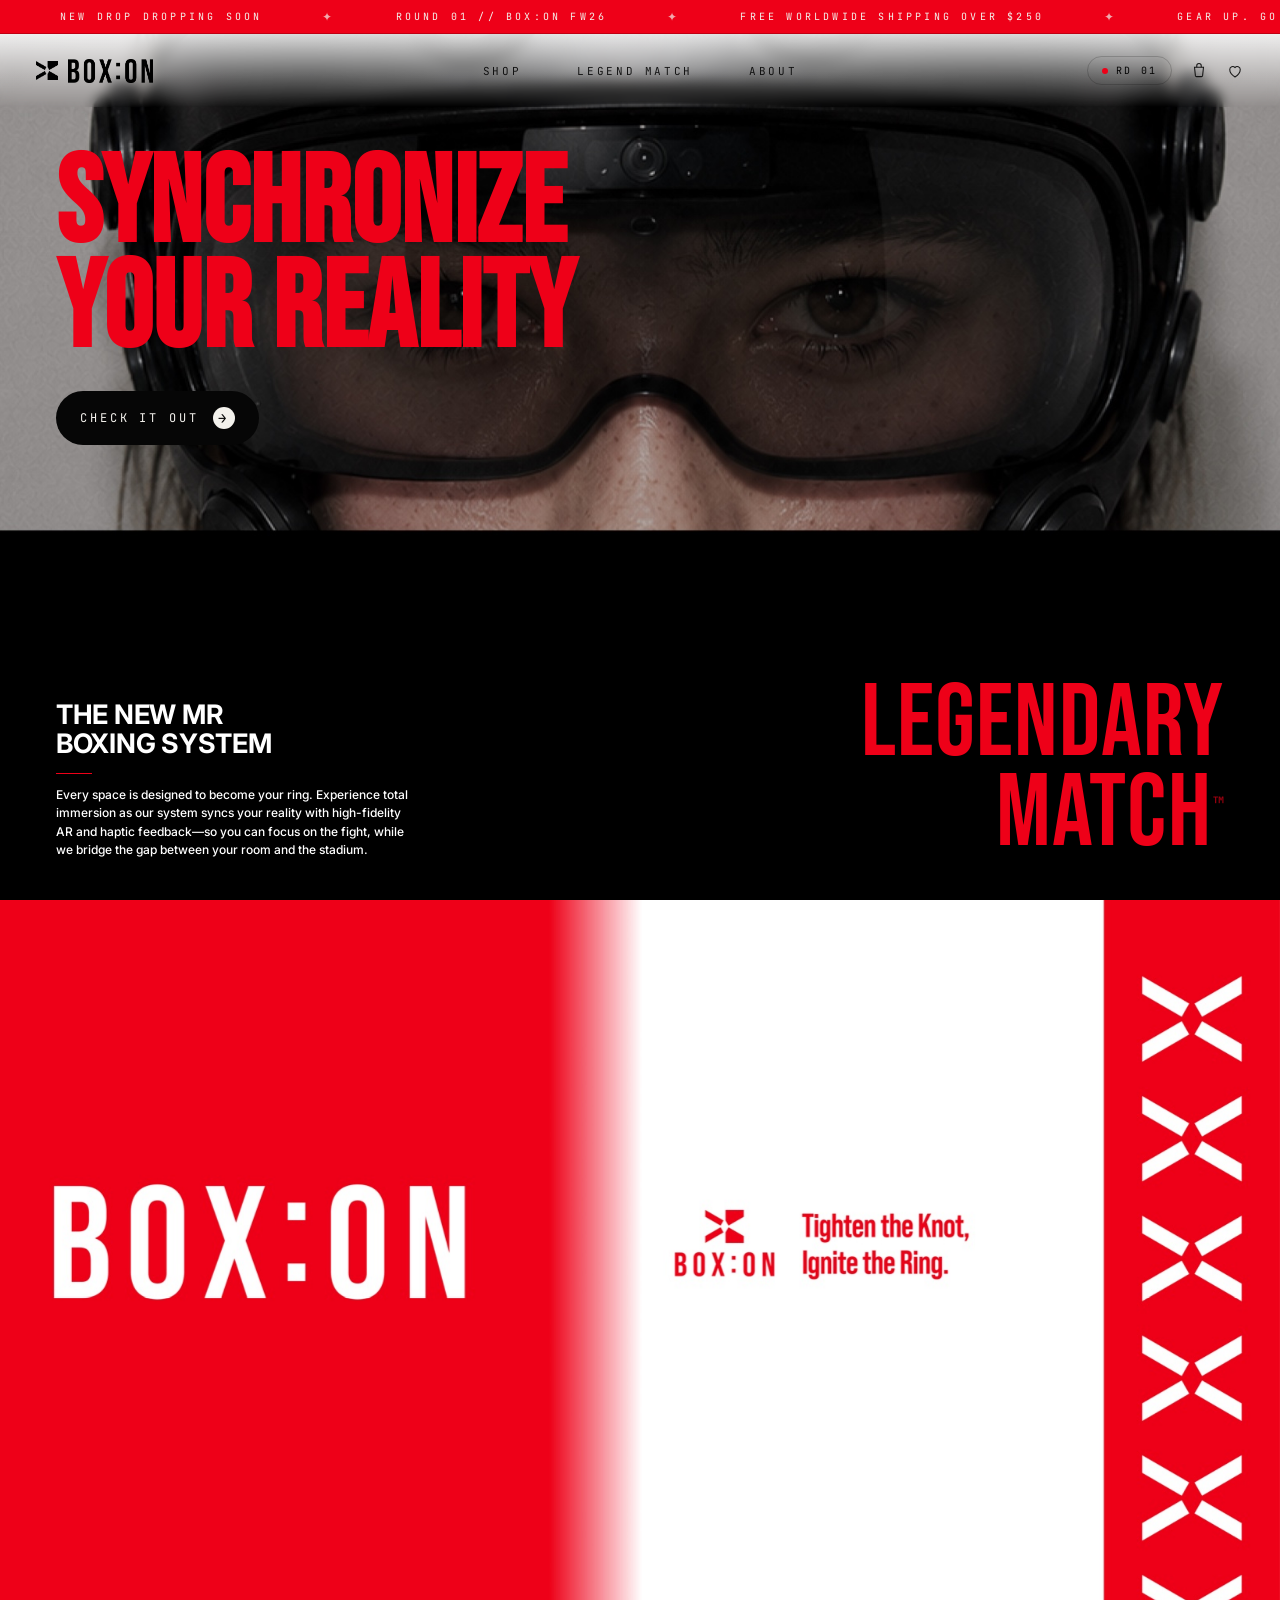
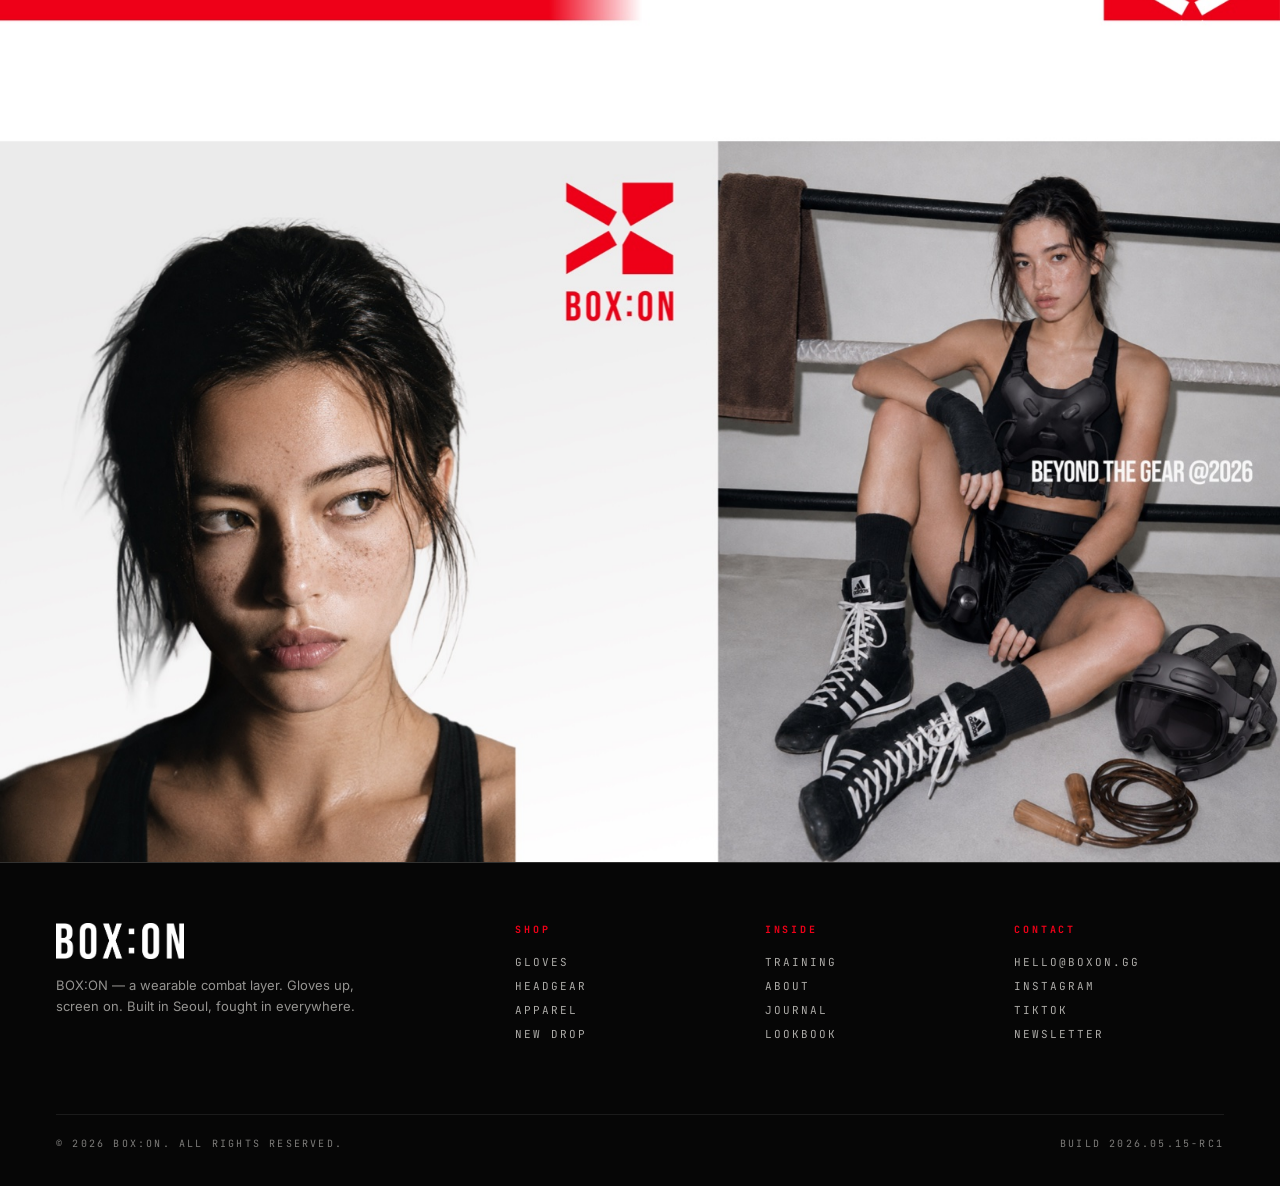
<file: index.html>
<!doctype html>
<html lang="en">
<head>
  <meta charset="utf-8" />
  <meta name="viewport" content="width=device-width, initial-scale=1" />
  <title>BOX:ON — Gear Up. Go On.</title>

  <link rel="preconnect" href="https://fonts.googleapis.com" />
  <link rel="preconnect" href="https://fonts.gstatic.com" crossorigin />
  <link href="https://fonts.googleapis.com/css2?family=Bebas+Neue&family=JetBrains+Mono:wght@400;500&family=Inter:wght@400;500;600&display=swap" rel="stylesheet" />

  <link rel="stylesheet" href="site.css" />
  <script src="image-slot.js"></script>
  <script src="transitions.js" defer></script>
</head>
<body data-theme="light">

  <!-- top marquee -->
  <div class="marquee" role="presentation">
    <div class="marquee__track" id="marquee-track">
      <span>NEW DROP DROPPING SOON</span>
      <span>ROUND 01 // BOX:ON FW26</span>
      <span>FREE WORLDWIDE SHIPPING OVER $250</span>
      <span>GEAR UP. GO ON.</span>
      <span>NEW DROP DROPPING SOON</span>
      <span>ROUND 01 // BOX:ON FW26</span>
      <span>FREE WORLDWIDE SHIPPING OVER $250</span>
      <span>GEAR UP. GO ON.</span>
    </div>
  </div>

  <!-- nav -->
  <nav class="nav">
    <a href="index.html" class="nav__brand" aria-label="BOX:ON home">
      <img src="assets/logo-symbol.png" class="mark" alt="" />
      <img src="assets/logo-type.png" alt="BOX:ON" />
    </a>

    <div class="nav__links">
      <a href="gear.html">SHOP</a>
      <a href="experience.html">LEGEND MATCH</a>
      <a href="index.html#about">ABOUT</a>
    </div>

    <div class="nav__util">
      <span class="pill"><span class="dot"></span>RD 01</span>
      <a href="#" class="ico" aria-label="cart">
        <svg viewBox="0 0 24 24"><path d="M6 7h12l-1.2 11.2a1.5 1.5 0 0 1-1.5 1.3H8.7a1.5 1.5 0 0 1-1.5-1.3L6 7z"/><path d="M9 7V5a3 3 0 0 1 6 0v2"/></svg>
      </a>
      <a href="#" class="ico" aria-label="wishlist">
        <svg viewBox="0 0 24 24"><path d="M12 20s-7-4.5-7-10a4 4 0 0 1 7-2.6A4 4 0 0 1 19 10c0 5.5-7 10-7 10z"/></svg>
      </a>
    </div>
  </nav>

  <!-- HERO -->
  <main>
    <section class="hero" data-screen-label="01 Landing">
      <div class="hero__media">
        <img src="uploads/hero.jpg" alt="" class="hero__photo" />
      </div>

      <div class="hero__content">
        <div class="hero__top">
          <h1 class="hero__headline">
            SYNCHRONIZE<br/>YOUR REALITY
          </h1>
          <a href="gear.html" class="hero__cta">
            CHECK IT OUT
            <span class="arrow" aria-hidden="true">→</span>
          </a>
        </div>

        <div class="hero__bottom">
          <div class="hero__intro">
            <h2 class="hero__intro-title">THE NEW MR<br/>BOXING SYSTEM</h2>
            <div class="hero__intro-rule"></div>
            <p class="hero__intro-body">
              Every space is designed to become your ring. Experience total immersion as our system syncs your reality with high-fidelity AR and haptic feedback—so you can focus on the fight, while we bridge the gap between your room and the stadium.
            </p>
          </div>
          <div class="hero__secondary">
            <span>LEGENDARY</span>
            <span>MATCH<sup class="tm">™</sup></span>
          </div>
        </div>
      </div>
    </section>

    <!-- second strip — ABOUT poster -->
    <section class="strip" id="about" data-screen-label="02 Manifesto">
      <img src="uploads/about.jpg" alt="BOX:ON — Tighten the Knot, Ignite the Ring." class="strip__photo" />
    </section>
  </main>

  <!-- FOOTER -->
  <footer class="foot">
    <div class="foot__brand">
      <img src="assets/logo-type.png" alt="BOX:ON" />
      <p>BOX:ON — a wearable combat layer. Gloves up, screen on. Built in Seoul, fought in everywhere.</p>
    </div>
    <div class="foot__col">
      <h4>Shop</h4>
      <a href="gear.html">Gloves</a>
      <a href="gear.html">Headgear</a>
      <a href="gear.html">Apparel</a>
      <a href="gear.html">New Drop</a>
    </div>
    <div class="foot__col">
      <h4>Inside</h4>
      <a href="experience.html">Training</a>
      <a href="#about">About</a>
      <a href="#">Journal</a>
      <a href="#">Lookbook</a>
    </div>
    <div class="foot__col">
      <h4>Contact</h4>
      <a href="mailto:hello@boxon.gg">hello@boxon.gg</a>
      <a href="#">Instagram</a>
      <a href="#">TikTok</a>
      <a href="#">Newsletter</a>
    </div>
    <div class="foot__legal">
      <span>© 2026 BOX:ON. All rights reserved.</span>
      <span>BUILD 2026.05.15-RC1</span>
    </div>
  </footer>

</body>
</html>
</file>
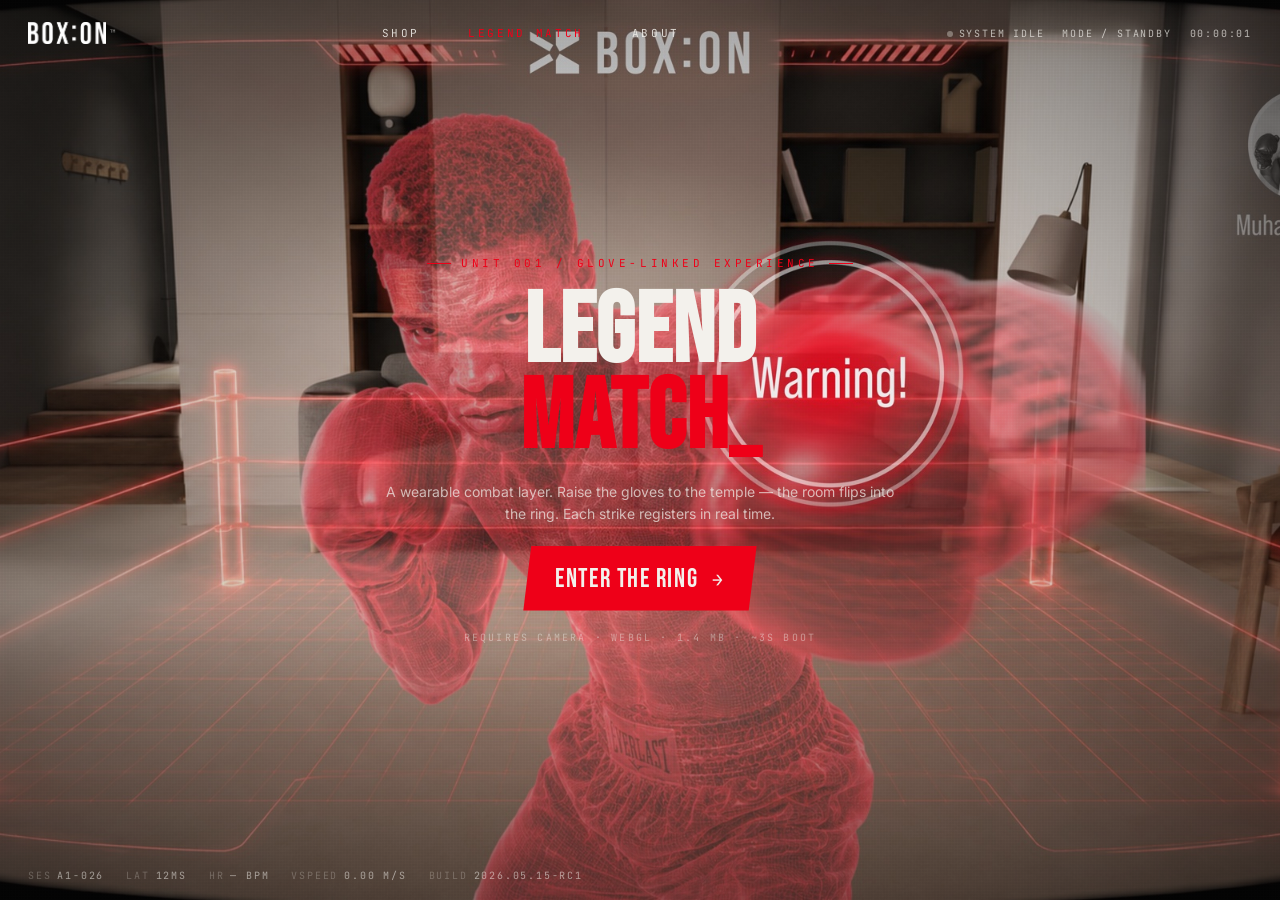
<file: experience.html>
<!doctype html>
<html lang="en">
<head>
  <meta charset="utf-8" />
  <meta name="viewport" content="width=device-width, initial-scale=1" />
  <title>BOX:ON — gear up, go on</title>

  <link rel="preconnect" href="https://fonts.googleapis.com" />
  <link rel="preconnect" href="https://fonts.gstatic.com" crossorigin />
  <link href="https://fonts.googleapis.com/css2?family=Bebas+Neue&family=JetBrains+Mono:wght@400;500&family=Inter:wght@400;500&display=swap" rel="stylesheet" />

  <link rel="stylesheet" href="site.css" />
  <script src="transitions.js" defer></script>
</head>
<body>

  <div id="app" class="experience-root" data-mode="idle" data-screen-label="BOX:ON Experience">

    <!-- chrome -->
    <header class="chrome">
      <a href="index.html" class="logo" aria-label="BOX:ON">
        <img src="assets/logo-type.png" alt="BOX:ON" class="logo-type" />
        <span class="tm">™</span>
      </a>
      <nav class="chrome__nav">
        <a href="gear.html">SHOP</a>
        <a href="experience.html" class="is-active">LEGEND MATCH</a>
        <a href="index.html#about">ABOUT</a>
      </nav>
      <div class="status-line">
        <span><span class="dot" id="status-dot"></span><span id="status-text">SYSTEM IDLE</span></span>
        <span id="status-mode">MODE / STANDBY</span>
        <span id="status-clock">00:00:00</span>
      </div>
    </header>

    <button class="disengage" id="disengage">◄ CLOSE</button>

    <!-- stage -->
    <main class="stage">

      <!-- IDLE — landing -->
      <section class="exp-landing">
        <div class="exp-eyebrow">UNIT 001 / GLOVE-LINKED EXPERIENCE</div>
        <h1 class="exp-headline">LEGEND<br/><em>MATCH</em></h1>
        <p class="exp-subline">
          A wearable combat layer. Raise the gloves to the temple — the room flips into the ring. Each strike registers in real time.
        </p>
        <button class="exp-cta" id="enter-btn">
          <span>ENTER THE RING</span>
          <span class="arrow">→</span>
        </button>
        <div class="boot-note">REQUIRES CAMERA · WEBGL · 1.4 MB · ~3S BOOT</div>
      </section>

      <!-- LOADING -->
      <div class="loading-row">
        <img src="assets/logo-symbol.png" class="loading-mark" alt="" />
        <span>CALIBRATING TRACKER</span>
        <span class="dots"><span></span><span></span><span></span></span>
      </div>

      <!-- ARMED — show your hand -->
      <section class="armed-prompt">
        <div class="glyph">[ READY ]</div>
        <div class="instr">SHOW YOUR<br/><span>HAND</span></div>
        <div class="hint">Bring one hand up to face level — ESC to abort</div>
      </section>

      <!-- DONNING — pull down -->
      <section class="donning-prompt">
        <div class="don-glyph">[ DONNING ]</div>
        <div class="don-instr">PULL <span>DOWN</span><br/>TO GEAR UP</div>
        <div class="don-progress-line">
          <span id="don-pct">0%</span>
          <span class="sep">·</span>
          <span>LOCK AT 100%</span>
        </div>
        <div class="don-bar"><div class="don-bar-fill" id="don-bar-fill"></div></div>
      </section>

      <!-- Donning curtain — visual gear-up overlay -->
      <div class="don-curtain" id="don-curtain" aria-hidden="true">
        <div class="don-curtain__edge"></div>
      </div>

      <!-- ON — combat -->
      <section class="combat">
        <div class="combat-scene" data-combat-stack>
          <img src="uploads/combat-guard.jpg" alt="" class="combat-img is-active" />
          <img src="uploads/combat-attack.jpg" alt="" class="combat-img" />
          <img src="uploads/combat-recoil.jpg" alt="" class="combat-img" />
        </div>
        <div class="fighter">
          <!-- abstract holographic fighter — geometric primitives only -->
          <svg viewBox="0 0 340 480" preserveAspectRatio="xMidYMid meet" aria-hidden="true">
            <defs>
              <linearGradient id="bodyGrad" x1="0" y1="0" x2="0" y2="1">
                <stop offset="0%" stop-color="#ffd9dd" stop-opacity="0.95"/>
                <stop offset="40%" stop-color="#ee0018" stop-opacity="0.85"/>
                <stop offset="100%" stop-color="#5a000a" stop-opacity="0.5"/>
              </linearGradient>
              <linearGradient id="strokeGrad" x1="0" y1="0" x2="0" y2="1">
                <stop offset="0%" stop-color="#ffffff" stop-opacity="0.9"/>
                <stop offset="100%" stop-color="#ee0018" stop-opacity="0.4"/>
              </linearGradient>
            </defs>

            <!-- ground ring -->
            <ellipse cx="170" cy="450" rx="110" ry="14" fill="none" stroke="#ee0018" stroke-opacity="0.6"/>
            <ellipse cx="170" cy="450" rx="70" ry="9" fill="none" stroke="#ee0018" stroke-opacity="0.35"/>

            <!-- hooded head (abstract — pentagon + circle) -->
            <polygon points="120,30 220,30 240,90 170,110 100,90" fill="url(#bodyGrad)" stroke="url(#strokeGrad)" stroke-width="1.2"/>
            <circle cx="170" cy="78" r="22" fill="#1a0003" stroke="#ee0018" stroke-width="1"/>
            <!-- eye glow line -->
            <rect x="150" y="74" width="40" height="2" fill="#ee0018"/>

            <!-- torso — angular -->
            <polygon points="105,110 235,110 250,250 220,310 120,310 90,250" fill="url(#bodyGrad)" stroke="url(#strokeGrad)" stroke-width="1.2" opacity="0.95"/>
            <line x1="170" y1="110" x2="170" y2="310" stroke="#ffffff" stroke-opacity="0.25" stroke-width="1"/>

            <!-- shoulder pads -->
            <polygon points="90,115 130,108 140,150 95,160" fill="#ee0018" opacity="0.7"/>
            <polygon points="250,115 210,108 200,150 245,160" fill="#ee0018" opacity="0.7"/>

            <!-- guard-up arms / gloves (raised to face) -->
            <!-- left arm -->
            <polygon points="100,160 70,180 60,240 95,250 110,205" fill="url(#bodyGrad)" stroke="url(#strokeGrad)" stroke-width="1"/>
            <circle cx="78" cy="170" r="28" fill="#ee0018" stroke="#fff" stroke-opacity="0.7" stroke-width="1.5"/>
            <text x="78" y="174" text-anchor="middle" font-family="JetBrains Mono" font-size="9" fill="#fff" font-weight="500" letter-spacing="0.5">L</text>

            <!-- right arm -->
            <polygon points="240,160 270,180 280,240 245,250 230,205" fill="url(#bodyGrad)" stroke="url(#strokeGrad)" stroke-width="1"/>
            <circle cx="262" cy="170" r="28" fill="#ee0018" stroke="#fff" stroke-opacity="0.7" stroke-width="1.5"/>
            <text x="262" y="174" text-anchor="middle" font-family="JetBrains Mono" font-size="9" fill="#fff" font-weight="500" letter-spacing="0.5">R</text>

            <!-- belt -->
            <rect x="115" y="295" width="110" height="14" fill="#1a0003" stroke="#ee0018"/>
            <text x="170" y="306" text-anchor="middle" font-family="Bebas Neue" font-size="11" fill="#ee0018" letter-spacing="2">BOX:ON</text>

            <!-- legs -->
            <polygon points="125,310 155,310 150,420 130,420" fill="url(#bodyGrad)" stroke="url(#strokeGrad)" stroke-width="1"/>
            <polygon points="185,310 215,310 210,420 190,420" fill="url(#bodyGrad)" stroke="url(#strokeGrad)" stroke-width="1"/>

            <!-- HUD ticks around the figure -->
            <g stroke="#ee0018" stroke-width="1" opacity="0.5">
              <line x1="20" y1="240" x2="40" y2="240"/>
              <line x1="320" y1="240" x2="300" y2="240"/>
              <line x1="170" y1="0" x2="170" y2="12"/>
            </g>
          </svg>
          <div class="scanlines"></div>
          <div class="reticle"></div>

        </div>
      </section>

      <!-- hit flash -->
      <div class="hit-flash" id="hit-flash"></div>
      <img src="assets/logo-symbol.png" class="impact-stamp" id="impact-stamp" alt="" />

      <!-- live move callout (JAB / HOOK / UPPERCUT / DUCKING) -->
      <div class="move-callout" id="move-callout" aria-live="polite"></div>
    </main>

    <!-- corner watermark -->
    <img src="assets/logo-symbol.png" class="corner-mark" alt="" />

    <!-- HUD -->
    <div class="hud" id="hud">
      <div class="stat round">ROUND<span class="v">01</span></div>
      <div class="stat timer">TIME<span class="v" id="hud-timer">03:00</span></div>
      <div class="stat punches">PUNCHES<span class="v red" id="hud-punches">0</span></div>
      <div class="stat combo" id="combo">COMBO<span class="v" id="hud-combo">1</span></div>
    </div>

    <!-- camera viewfinder -->
    <aside class="viewfinder">
      <div class="frame">
        <video id="cam" autoplay playsinline muted></video>
        <canvas id="cam-overlay"></canvas>
        <div class="corners"></div>
      </div>
      <div class="meta">
        <span><span style="color:#ee0018">●</span> REC</span>
        <span id="vf-fps">-- FPS</span>
        <span id="vf-hands">0 HANDS</span>
      </div>
    </aside>

    <!-- bottom telemetry -->
    <div class="telemetry">
      <span><span class="k">SES</span><span id="tel-ses">A1-026</span></span>
      <span><span class="k">LAT</span><span id="tel-lat">12ms</span></span>
      <span><span class="k">HR</span><span id="tel-hr">— bpm</span></span>
      <span><span class="k">vSPEED</span><span id="tel-spd">0.00 m/s</span></span>
      <span><span class="k">BUILD</span><span>2026.05.15-rc1</span></span>
    </div>

    <!-- ON flash overlay -->
    <div class="on-flash" id="on-flash"></div>

    <!-- error -->
    <div class="error-banner" id="error-banner"></div>

  </div>

  <!-- MediaPipe Hands (loaded lazily after ENTER) -->
  <script src="script.js"></script>
</body>
</html>
</file>
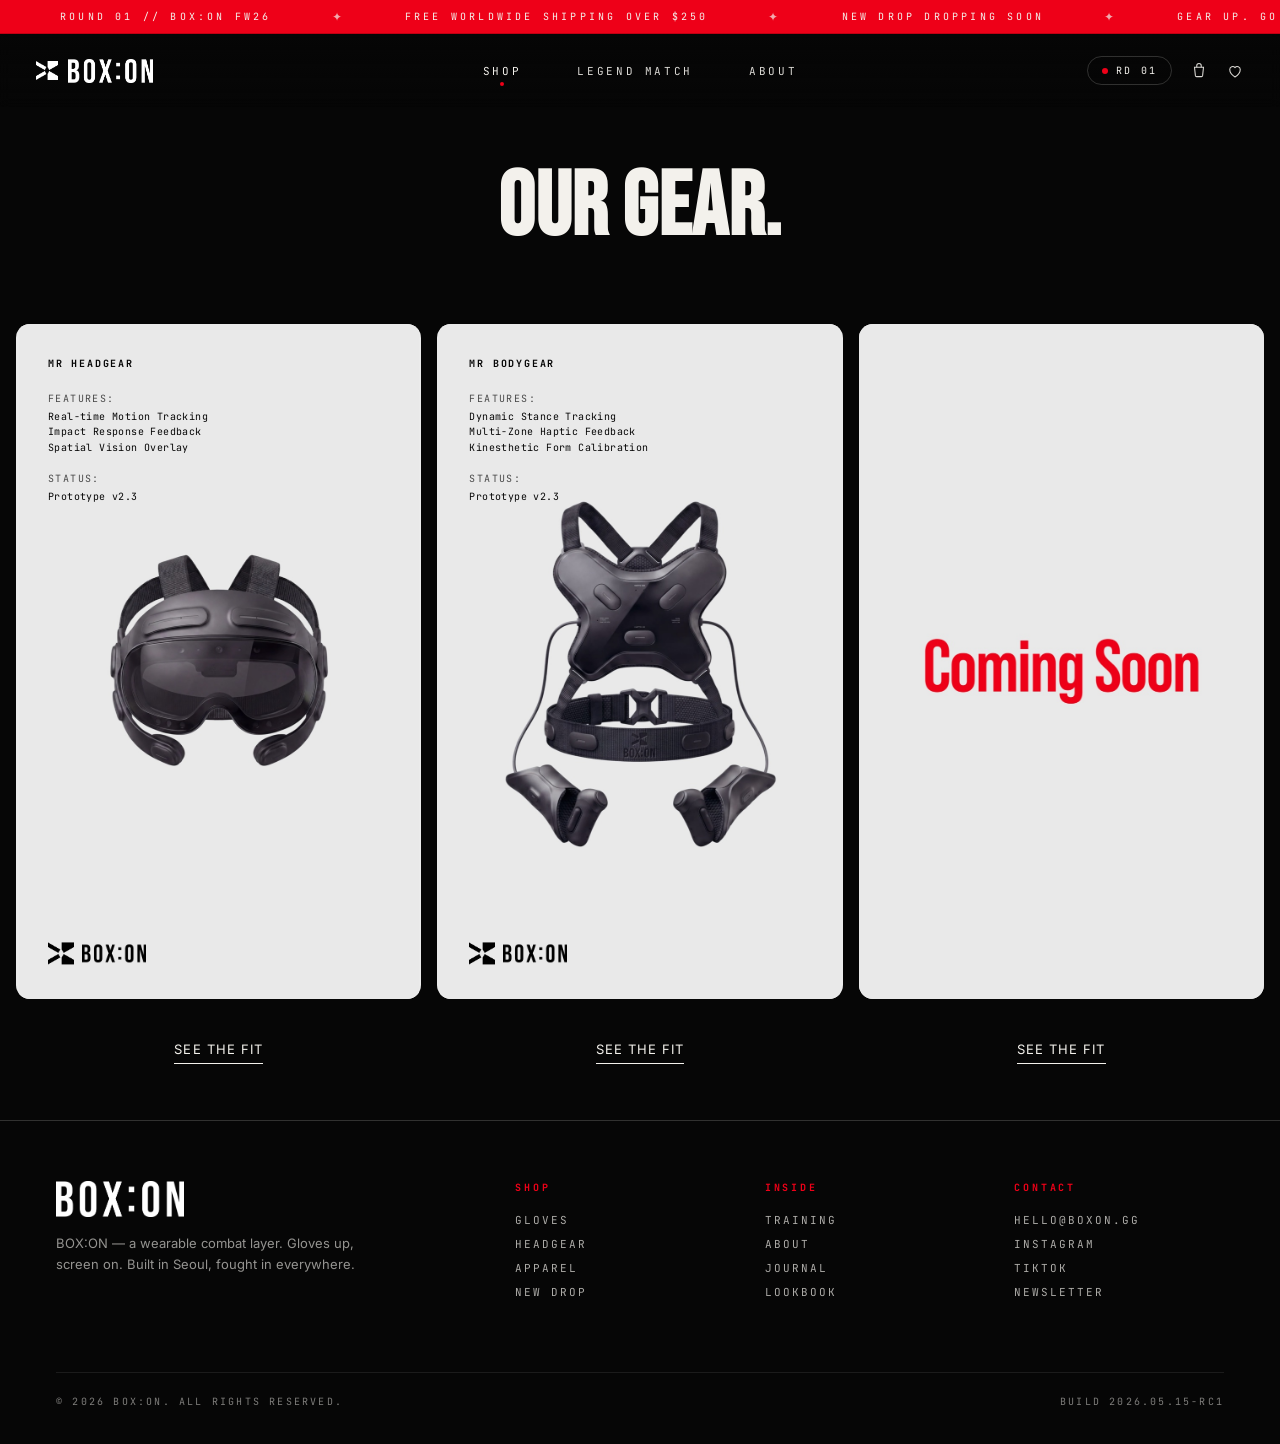
<file: gear.html>
<!doctype html>
<html lang="en">
<head>
  <meta charset="utf-8" />
  <meta name="viewport" content="width=device-width, initial-scale=1" />
  <title>BOX:ON — Get the Fit</title>

  <link rel="preconnect" href="https://fonts.googleapis.com" />
  <link rel="preconnect" href="https://fonts.gstatic.com" crossorigin />
  <link href="https://fonts.googleapis.com/css2?family=Bebas+Neue&family=JetBrains+Mono:wght@400;500&family=Inter:wght@400;500;600&display=swap" rel="stylesheet" />

  <link rel="stylesheet" href="site.css" />
  <script src="image-slot.js"></script>
  <script src="transitions.js" defer></script>
</head>
<body>

  <!-- marquee -->
  <div class="marquee" role="presentation">
    <div class="marquee__track">
      <span>ROUND 01 // BOX:ON FW26</span>
      <span>FREE WORLDWIDE SHIPPING OVER $250</span>
      <span>NEW DROP DROPPING SOON</span>
      <span>GEAR UP. GO ON.</span>
      <span>ROUND 01 // BOX:ON FW26</span>
      <span>FREE WORLDWIDE SHIPPING OVER $250</span>
      <span>NEW DROP DROPPING SOON</span>
      <span>GEAR UP. GO ON.</span>
    </div>
  </div>

  <!-- nav -->
  <nav class="nav">
    <a href="index.html" class="nav__brand" aria-label="BOX:ON home">
      <img src="assets/logo-symbol.png" class="mark" alt="" />
      <img src="assets/logo-type.png" alt="BOX:ON" />
    </a>

    <div class="nav__links">
      <a href="gear.html" class="is-active">SHOP</a>
      <a href="experience.html">LEGEND MATCH</a>
      <a href="index.html#about">ABOUT</a>
    </div>

    <div class="nav__util">
      <span class="pill"><span class="dot"></span>RD 01</span>
      <a href="#" class="ico" aria-label="cart">
        <svg viewBox="0 0 24 24"><path d="M6 7h12l-1.2 11.2a1.5 1.5 0 0 1-1.5 1.3H8.7a1.5 1.5 0 0 1-1.5-1.3L6 7z"/><path d="M9 7V5a3 3 0 0 1 6 0v2"/></svg>
      </a>
      <a href="#" class="ico" aria-label="wishlist">
        <svg viewBox="0 0 24 24"><path d="M12 20s-7-4.5-7-10a4 4 0 0 1 7-2.6A4 4 0 0 1 19 10c0 5.5-7 10-7 10z"/></svg>
      </a>
    </div>
  </nav>

  <main data-screen-label="03 Get the Fit">

    <!-- title bar — black band with centered title -->
    <section class="gear-bar">
      <h1 class="gear-bar__title">OUR GEAR.</h1>
    </section>

    <!-- product grid (3-up) — flip cards: front dossier / back alt photo -->
    <section class="gear-grid">

      <article class="gear-card" data-card="01">
        <div class="gear-card__inner">

          <div class="gear-card__face gear-card__face--front">
            <div class="gear-card__info">
              <div class="gear-card__eyebrow gear-card__eyebrow--bold">MR HEADGEAR</div>
              <div class="gear-card__line">
                <span class="gear-card__k">FEATURES:</span>
                <span>Real-time Motion Tracking<br/>Impact Response Feedback<br/>Spatial Vision Overlay</span>
              </div>
              <div class="gear-card__line">
                <span class="gear-card__k">STATUS:</span>
                <span>Prototype v2.3</span>
              </div>
            </div>
            <div class="gear-card__media gear-card__media--vr" data-vr-stack>
              <img src="uploads/vr-1.jpg" alt="" class="vr-img is-active" />
              <img src="uploads/vr-2.jpg" alt="" class="vr-img" />
              <img src="uploads/vr-3.jpg" alt="" class="vr-img" />
              <img src="uploads/vr-4.jpg" alt="" class="vr-img" />
            </div>
            <a href="#" class="gear-card__brand" aria-label="BOX:ON">
              <img src="assets/logo-symbol.png" class="gear-card__sym" alt="" />
              <img src="assets/logo-type.png" class="gear-card__type" alt="BOX:ON" />
            </a>
          </div>

          <div class="gear-card__face gear-card__face--back gear-card__face--photo">
            <img src="uploads/vr-back.jpg" alt="" class="gear-card__photo" />
          </div>

        </div>
      </article>

      <article class="gear-card" data-card="02">
        <div class="gear-card__inner">

          <div class="gear-card__face gear-card__face--front">
            <div class="gear-card__info">
              <div class="gear-card__eyebrow gear-card__eyebrow--bold">MR BODYGEAR</div>
              <div class="gear-card__line">
                <span class="gear-card__k">FEATURES:</span>
                <span>Dynamic Stance Tracking<br/>Multi-Zone Haptic Feedback<br/>Kinesthetic Form Calibration</span>
              </div>
              <div class="gear-card__line">
                <span class="gear-card__k">STATUS:</span>
                <span>Prototype v2.3</span>
              </div>
            </div>
            <div class="gear-card__media gear-card__media--vr" data-vr-stack>
              <img src="uploads/harness-1.jpg" alt="" class="vr-img is-active" />
              <img src="uploads/harness-2.jpg" alt="" class="vr-img" />
              <img src="uploads/harness-3.jpg" alt="" class="vr-img" />
            </div>
            <a href="#" class="gear-card__brand" aria-label="BOX:ON">
              <img src="assets/logo-symbol.png" class="gear-card__sym" alt="" />
              <img src="assets/logo-type.png" class="gear-card__type" alt="BOX:ON" />
            </a>
          </div>

          <div class="gear-card__face gear-card__face--back gear-card__face--photo">
            <img src="uploads/harness-back.jpg" alt="" class="gear-card__photo" />
          </div>

        </div>
      </article>

      <article class="gear-card" data-card="03">
        <div class="gear-card__inner">

          <div class="gear-card__face gear-card__face--front gear-card__face--photo">
            <img src="uploads/coming-soon.jpg" alt="Coming Soon" class="gear-card__photo" />
          </div>

          <div class="gear-card__face gear-card__face--back gear-card__face--photo">
            <img src="uploads/coming-soon.jpg" alt="Coming Soon" class="gear-card__photo" />
          </div>

        </div>
      </article>

    </section>

    <!-- SEE THE FIT row — black band under cards -->
    <section class="gear-links">
      <a href="#" class="gear-links__link">SEE THE FIT</a>
      <a href="#" class="gear-links__link">SEE THE FIT</a>
      <a href="#" class="gear-links__link">SEE THE FIT</a>
    </section>

  </main>

  <!-- footer -->
  <footer class="foot">
    <div class="foot__brand">
      <img src="assets/logo-type.png" alt="BOX:ON" />
      <p>BOX:ON — a wearable combat layer. Gloves up, screen on. Built in Seoul, fought in everywhere.</p>
    </div>
    <div class="foot__col">
      <h4>Shop</h4>
      <a href="gear.html">Gloves</a>
      <a href="gear.html">Headgear</a>
      <a href="gear.html">Apparel</a>
      <a href="gear.html">New Drop</a>
    </div>
    <div class="foot__col">
      <h4>Inside</h4>
      <a href="experience.html">Training</a>
      <a href="index.html#about">About</a>
      <a href="#">Journal</a>
      <a href="#">Lookbook</a>
    </div>
    <div class="foot__col">
      <h4>Contact</h4>
      <a href="mailto:hello@boxon.gg">hello@boxon.gg</a>
      <a href="#">Instagram</a>
      <a href="#">TikTok</a>
      <a href="#">Newsletter</a>
    </div>
    <div class="foot__legal">
      <span>© 2026 BOX:ON. All rights reserved.</span>
      <span>BUILD 2026.05.15-RC1</span>
    </div>
  </footer>

  <script>
    // touch-friendly flip toggle for the gear cards
    document.querySelectorAll(".gear-card").forEach((card) => {
      card.addEventListener("click", (e) => {
        // don't toggle if clicking a real link inside the card
        if (e.target.closest("a")) return;
        card.classList.toggle("is-flipped");
      });
    });

    // VR image stack — switch by cursor X position (4 vertical zones)
    document.querySelectorAll("[data-vr-stack]").forEach((stack) => {
      const imgs = stack.querySelectorAll(".vr-img");
      const card = stack.closest(".gear-card");
      if (!card || imgs.length === 0) return;
      let activeIdx = 0;
      const setActive = (idx) => {
        if (idx === activeIdx) return;
        imgs[activeIdx].classList.remove("is-active");
        imgs[idx].classList.add("is-active");
        activeIdx = idx;
      };
      card.addEventListener("mousemove", (e) => {
        if (card.classList.contains("is-flipped")) return;
        const rect = stack.getBoundingClientRect();
        const x = e.clientX - rect.left;
        const idx = Math.min(imgs.length - 1, Math.max(0, Math.floor((x / rect.width) * imgs.length)));
        setActive(idx);
      });
      card.addEventListener("mouseleave", () => setActive(0));
    });

    // Subtle parallax on each card's bottom-left brand logo as the
    // card scrolls through the viewport — translates ±14px end-to-end.
    (function brandParallax() {
      const cards = document.querySelectorAll(".gear-card");
      if (cards.length === 0) return;
      let queued = false;
      const update = () => {
        queued = false;
        const vh = window.innerHeight;
        cards.forEach((card) => {
          const brand = card.querySelector(".gear-card__brand");
          if (!brand) return;
          const rect = card.getBoundingClientRect();
          const center = rect.top + rect.height / 2;
          const progress = (center - vh / 2) / (vh / 2);
          const clamped = Math.max(-1, Math.min(1, progress));
          brand.style.transform = `translateY(${(-clamped * 14).toFixed(2)}px)`;
        });
      };
      window.addEventListener("scroll", () => {
        if (queued) return;
        queued = true;
        requestAnimationFrame(update);
      }, { passive: true });
      window.addEventListener("resize", update);
      update();
    })();
  </script>

</body>
</html>
</file>
<file: site.css>
/* ============================================================
   BOX:ON — marketing site styles (landing + gear)
   Palette
   - Ink   : #060606
   - Bone  : #f3f1ec
   - Red   : #EE0018
   - Steel : #2a2a2a
   ============================================================ */

:root {
  --ink: #060606;
  scroll-behavior: smooth;
  --bone: #f3f1ec;
  --red: #ee0018;
  --red-deep: #8a000d;
  --steel: #2a2a2a;
  --line: rgba(243,241,236,0.18);

  --f-display: "Bebas Neue Pro", "Bebas Neue", "Oswald", "Impact", sans-serif;
  --f-mono: "JetBrains Mono", ui-monospace, monospace;
  --f-body: "Inter", system-ui, sans-serif;
}

* { box-sizing: border-box; margin: 0; padding: 0; }

html, body {
  background: var(--ink);
  color: var(--bone);
  font-family: var(--f-body);
  -webkit-font-smoothing: antialiased;
  text-rendering: optimizeLegibility;
}

img { display: block; max-width: 100%; }
a { color: inherit; text-decoration: none; }
button { font: inherit; color: inherit; background: none; border: 0; cursor: pointer; }

/* ============================================================
   Top marquee
   ============================================================ */

.marquee {
  position: relative;
  background: var(--red);
  color: var(--bone);
  overflow: hidden;
  border-bottom: 1px solid rgba(0,0,0,0.2);
  height: 34px;
  display: flex;
  align-items: center;
}
.marquee__track {
  display: flex;
  gap: 60px;
  white-space: nowrap;
  font-family: var(--f-mono);
  font-size: 10px;
  letter-spacing: 0.32em;
  text-transform: uppercase;
  animation: marquee 38s linear infinite;
  padding-left: 60px;
}
.marquee__track span {
  display: inline-flex;
  align-items: center;
  gap: 60px;
}
.marquee__track span::after {
  content: "✦";
  opacity: 0.7;
  font-size: 12px;
}
@keyframes marquee {
  from { transform: translateX(0); }
  to   { transform: translateX(-50%); }
}

/* ============================================================
   Navigation
   ============================================================ */

.nav {
  position: fixed;
  top: 34px;
  left: 0;
  right: 0;
  z-index: 50;
  display: grid;
  grid-template-columns: 1fr auto 1fr;
  align-items: center;
  padding: 22px 36px;
  background: linear-gradient(to bottom, rgba(6,6,6,0.85), rgba(6,6,6,0));
  backdrop-filter: blur(6px);
  transition: top 280ms cubic-bezier(.16,.84,.32,1);
}
body.is-scrolled .nav { top: 0; }
.nav__brand {
  display: flex;
  align-items: center;
  gap: 10px;
}
.nav__brand img { height: 24px; width: auto; filter: invert(1) brightness(1.1); }
.nav__brand .mark { width: 22px; height: auto; filter: invert(1) brightness(1.1); }

.nav__links {
  display: flex;
  gap: 56px;
  font-family: var(--f-mono);
  font-size: 11px;
  letter-spacing: 0.24em;
  text-transform: uppercase;
}
.nav__links a {
  position: relative;
  padding: 6px 0;
  opacity: 0.9;
  transition: opacity 200ms ease;
}
.nav__links a:hover { opacity: 1; }
.nav__links a.is-active { opacity: 1; }
.nav__links a.is-active::after {
  content: "";
  position: absolute;
  left: 50%;
  bottom: -2px;
  transform: translateX(-50%);
  width: 4px;
  height: 4px;
  background: var(--red);
  border-radius: 50%;
}

.nav__util {
  justify-self: end;
  display: flex;
  align-items: center;
  gap: 18px;
}
.nav__util .ico {
  width: 18px; height: 18px;
  display: inline-grid;
  place-items: center;
  opacity: 0.9;
}
.nav__util .ico:hover { opacity: 1; }
.nav__util .ico svg { stroke: var(--bone); fill: none; stroke-width: 1.4; width: 18px; height: 18px; }
.nav__util .pill {
  border: 1px solid var(--line);
  padding: 7px 14px;
  font-family: var(--f-mono);
  font-size: 10px;
  letter-spacing: 0.22em;
  text-transform: uppercase;
  border-radius: 999px;
  display: inline-flex; align-items: center; gap: 8px;
}
.nav__util .pill .dot { width: 6px; height: 6px; border-radius: 50%; background: var(--red); }

/* ============================================================
   LANDING — hero
   ============================================================ */

.hero {
  position: relative;
  height: calc(100vh - 34px);
  min-height: 580px;
  overflow: hidden;
  isolation: isolate;
  background: #0a0a0a;
}

.hero__media {
  position: absolute;
  inset: 0;
  z-index: 1;
}
.hero__media image-slot {
  position: absolute;
  inset: 0;
  width: 100%;
  height: 100%;
}
.hero__photo {
  position: absolute;
  inset: 0;
  width: 100%;
  height: 100%;
  object-fit: cover;
  object-position: center;
}

/* Hero placeholder — dark editorial frame indicating where a photo goes */
.hero__placeholder {
  position: absolute;
  inset: 0;
  background:
    radial-gradient(ellipse at 50% 65%, #2a1014 0%, #15080a 50%, #0a0405 100%);
  display: grid;
  place-items: center;
  overflow: hidden;
}
.hero__placeholder-stripes {
  position: absolute;
  inset: 0;
  background-image: repeating-linear-gradient(
    45deg,
    rgba(238, 0, 24, 0.05) 0,
    rgba(238, 0, 24, 0.05) 2px,
    transparent 2px,
    transparent 14px
  );
  pointer-events: none;
}
.hero__placeholder-mark {
  position: relative;
  width: 28vmin;
  max-width: 280px;
  opacity: 0.13;
  filter: invert(1) brightness(1.2);
}
.hero__placeholder-mark img { width: 100%; height: auto; }
.hero__placeholder-caption {
  position: absolute;
  bottom: 38px;
  left: 50%;
  transform: translateX(-50%);
  text-align: center;
  font-family: var(--f-mono);
  letter-spacing: 0.22em;
  text-transform: uppercase;
  color: rgba(243,241,236,0.55);
  display: flex;
  flex-direction: column;
  gap: 4px;
}
.hero__placeholder-caption .k { font-size: 9px; opacity: 0.6; }
.hero__placeholder-caption .t { font-size: 13px; color: var(--bone); }
.hero__placeholder-caption .sub { font-size: 10px; opacity: 0.45; letter-spacing: 0.18em; }
.hero__media::after {
  content: "";
  position: absolute;
  inset: 0;
  background:
    radial-gradient(ellipse at 30% 60%, rgba(0,0,0,0.35), transparent 65%),
    linear-gradient(180deg, rgba(0,0,0,0.4) 0%, rgba(0,0,0,0) 35%, rgba(0,0,0,0) 65%, rgba(0,0,0,0.45) 100%);
  pointer-events: none;
  z-index: 2;
}

.hero__content {
  position: relative;
  z-index: 3;
  height: 100%;
  display: grid;
  grid-template-rows: 1fr auto;
  padding: 120px 56px 40px;
}
.hero__top { align-self: start; }

.hero__headline {
  font-family: var(--f-display);
  font-size: clamp(64px, 9.5vw, 168px);
  line-height: 0.86;
  letter-spacing: 0.005em;
  color: var(--red);
  text-transform: uppercase;
  max-width: 64%;
}
.hero__headline .red { color: var(--red); }
.hero__headline .stroke {
  -webkit-text-stroke: 2px var(--bone);
  color: transparent;
}

.hero__cta {
  margin-top: 28px;
  display: inline-flex;
  align-items: center;
  gap: 14px;
  background: var(--bone);
  color: var(--ink);
  padding: 16px 24px;
  font-family: var(--f-mono);
  font-size: 12px;
  letter-spacing: 0.24em;
  text-transform: uppercase;
  border-radius: 999px;
  width: max-content;
  white-space: nowrap;
  transition: transform 160ms ease, background 200ms ease;
}
.hero__cta:hover { transform: translateY(-1px); background: var(--red); color: var(--bone); }
.hero__cta .arrow {
  width: 22px; height: 22px;
  display: grid; place-items: center;
  border-radius: 50%;
  background: var(--ink);
  color: var(--bone);
  font-size: 14px;
  transition: background 200ms ease;
}
.hero__cta:hover .arrow { background: var(--bone); color: var(--ink); }

.hero__bottom {
  display: flex;
  align-items: flex-end;
  justify-content: space-between;
  gap: 40px;
  color: var(--bone);
}

/* Bottom-left intro block — title + rule + body */
.hero__intro {
  max-width: 360px;
  color: #FFFFFF;
}
.hero__intro-title {
  font-family: "Inter", system-ui, sans-serif;
  font-weight: 700;
  font-size: clamp(20px, 2.1vw, 28px);
  line-height: 1.1;
  letter-spacing: -0.01em;
  color: #FFFFFF;
}
.hero__intro-rule {
  width: 36px;
  height: 1px;
  background: var(--red);
  margin: 14px 0 12px;
}
.hero__intro-body {
  font-family: "Inter", system-ui, sans-serif;
  font-weight: 500;
  font-size: 12px;
  line-height: 1.55;
  color: #FFFFFF;
}
.hero__meta {
  font-family: var(--f-mono);
  font-size: 10px;
  letter-spacing: 0.22em;
  text-transform: uppercase;
  opacity: 0.7;
  display: flex;
  flex-direction: column;
  gap: 4px;
}
.hero__meta .k { opacity: 0.5; }

.hero__secondary {
  font-family: var(--f-display);
  font-size: clamp(56px, 8vw, 124px);
  line-height: 0.88;
  letter-spacing: 0.01em;
  text-align: right;
  color: var(--red);
  text-transform: uppercase;
  justify-self: end;
}
.hero__secondary span { display: block; }
.hero__secondary .tm {
  font-family: var(--f-mono);
  font-size: 0.18em;
  letter-spacing: 0.02em;
  vertical-align: super;
  margin-left: 0.06em;
  opacity: 0.7;
}
.hero__secondary .small {
  font-family: var(--f-mono);
  font-size: 10px;
  letter-spacing: 0.28em;
  opacity: 0.6;
  text-align: right;
  margin-bottom: 8px;
}

.hero__scroll {
  font-family: var(--f-mono);
  font-size: 10px;
  letter-spacing: 0.22em;
  text-transform: uppercase;
  opacity: 0.7;
  display: flex;
  align-items: center;
  gap: 10px;
  justify-self: center;
}
.hero__scroll::before {
  content: "";
  width: 28px; height: 1px;
  background: var(--bone);
  opacity: 0.5;
}

/* ticker — round counter overlaid on hero */
.hero__counter {
  position: absolute;
  top: 50%;
  right: 56px;
  transform: translateY(-50%) rotate(90deg);
  transform-origin: right center;
  z-index: 4;
  font-family: var(--f-mono);
  font-size: 10px;
  letter-spacing: 0.32em;
  text-transform: uppercase;
  opacity: 0.55;
  white-space: nowrap;
}

/* ============================================================
   STRIP — secondary section under hero on landing
   ============================================================ */

.strip {
  position: relative;
  padding: 0;
  border-top: none;
  display: block;
  height: auto;
  overflow: hidden;
}
.strip__photo {
  display: block;
  width: 100%;
  height: auto;
  opacity: 0;
  transform: translateY(38%) scale(1.04);
}
.strip.is-revealed .strip__photo {
  animation: stripReveal 1100ms cubic-bezier(.16,.84,.32,1) both;
}
@keyframes stripReveal {
  0%   { opacity: 0; transform: translateY(38%) scale(1.04); }
  55%  { opacity: 1; }
  100% { opacity: 1; transform: translateY(0) scale(1); }
}
.strip__lead {
  font-family: var(--f-display);
  font-size: clamp(40px, 5vw, 76px);
  line-height: 0.94;
  letter-spacing: 0.01em;
  text-transform: uppercase;
}
.strip__lead .red { color: var(--red); }
.strip__body {
  padding-top: 14px;
  font-size: 15px;
  line-height: 1.7;
  color: rgba(243,241,236,0.75);
  max-width: 540px;
}
.strip__body p + p { margin-top: 14px; }
.strip__cta {
  margin-top: 28px;
  font-family: var(--f-mono);
  font-size: 11px;
  letter-spacing: 0.24em;
  text-transform: uppercase;
  display: inline-flex;
  align-items: center;
  gap: 10px;
  border-bottom: 1px solid var(--bone);
  padding-bottom: 4px;
}
.strip__cta:hover { color: var(--red); border-color: var(--red); }

/* ============================================================
   GEAR — product list page (GET THE FIT layout)
   ============================================================ */

.gear-bar {
  position: relative;
  padding: 130px 56px 70px;
  background: var(--ink);
  text-align: center;
}
.gear-bar__title {
  font-family: var(--f-display);
  font-size: clamp(48px, 7vw, 96px);
  line-height: 1;
  letter-spacing: 0.005em;
  color: var(--bone);
}

.gear-grid {
  background: var(--ink);
  display: grid;
  grid-template-columns: repeat(3, 1fr);
  gap: 16px;
  padding: 0 16px;
}
.gear-card {
  position: relative;
  background: transparent;
  color: var(--ink);
  aspect-ratio: 3 / 5;
  min-height: 560px;
  perspective: 1800px;
  cursor: pointer;
}

.gear-card__inner {
  position: relative;
  width: 100%;
  height: 100%;
  transform-style: preserve-3d;
  transition: transform 720ms cubic-bezier(0.65, 0, 0.35, 1);
  border-radius: 14px;
}
.gear-card:hover .gear-card__inner {
  /* subtle lift only — flip happens on click */
}
.gear-card.is-flipped .gear-card__inner {
  transform: rotateY(180deg);
}

.gear-card__face {
  position: absolute;
  inset: 0;
  display: flex;
  flex-direction: column;
  padding: 32px 32px 28px;
  border-radius: 14px;
  overflow: hidden;
  -webkit-backface-visibility: hidden;
  backface-visibility: hidden;
}

.gear-card__face--front {
  background: #EBEBEB;
  transition: visibility 0s linear 360ms, opacity 0s linear 360ms;
}
.gear-card.is-flipped .gear-card__face--front {
  visibility: hidden;
  opacity: 0;
}

.gear-card__face--back {
  background: var(--ink);
  color: var(--bone);
  transform: rotateY(180deg);
}
.gear-card:nth-child(even) .gear-card__face--back {
  background: #181818;
}

/* product dossier info — front uses ink text, back uses bone */
.gear-card__info {
  position: absolute;
  top: 32px;
  left: 32px;
  right: 32px;
  z-index: 3;
  font-family: var(--f-mono);
  font-size: 10px;
  line-height: 1.55;
  letter-spacing: 0.04em;
  color: var(--ink);
  max-width: 64%;
}
.gear-card__info--inverse { color: var(--bone); }
.gear-card__info--inverse .gear-card__k { color: rgba(243,241,236,0.55); }

.gear-card__eyebrow {
  font-size: 10px;
  letter-spacing: 0.18em;
  text-transform: uppercase;
  margin-bottom: 20px;
  opacity: 0.85;
}
.gear-card__eyebrow--bold {
  font-weight: 700;
  opacity: 1;
}
.gear-card__line { margin-bottom: 16px; }
.gear-card__line:last-child { margin-bottom: 0; }
.gear-card__k {
  display: block;
  text-transform: uppercase;
  letter-spacing: 0.14em;
  margin-bottom: 2px;
  opacity: 0.7;
  font-size: 10px;
}

/* media — image-slot fills the card (sits behind info + brand) */
.gear-card__media {
  position: absolute;
  inset: 0;
  z-index: 1;
  display: grid;
  place-items: center;
}
.gear-card__media image-slot {
  width: 100%;
  height: 100%;
  min-height: auto;
}

/* VR stack — 4 images crossfade based on cursor X position */
.gear-card__media--vr {
  display: block;
  overflow: hidden;
}
.gear-card__media--vr .vr-img {
  position: absolute;
  inset: 0;
  width: 100%;
  height: 100%;
  object-fit: contain;
  opacity: 0;
  transition: opacity 500ms ease-in-out;
  pointer-events: none;
}
.gear-card__media--vr .vr-img.is-active { opacity: 1; }

/* full-bleed photo face — image fills the entire card back, no overlays */
.gear-card__face--photo {
  padding: 0;
}
.gear-card__photo {
  position: absolute;
  inset: 0;
  width: 100%;
  height: 100%;
  object-fit: cover;
  z-index: 10;
}

/* bottom-left brand lockup (front) */
.gear-card__brand {
  position: absolute;
  left: 32px;
  bottom: 28px;
  z-index: 3;
  display: flex;
  align-items: center;
  gap: 8px;
  text-decoration: none;
  color: var(--ink);
}
.gear-card__sym { width: 26px; height: auto; }
.gear-card__type { height: 18px; width: auto; }

/* back-face VIEW PRODUCT CTA — bottom-left */
.gear-card__cta {
  position: absolute;
  left: 32px;
  bottom: 28px;
  z-index: 3;
  display: inline-flex;
  align-items: center;
  gap: 10px;
  font-family: var(--f-mono);
  font-size: 11px;
  letter-spacing: 0.22em;
  text-transform: uppercase;
  color: var(--bone);
  text-decoration: none;
  padding-bottom: 4px;
  border-bottom: 1px solid var(--bone);
  transition: color 200ms, border-color 200ms;
}
.gear-card__cta:hover { color: var(--red); border-color: var(--red); }

/* SEE THE FIT row — black band under cards */
.gear-links {
  background: var(--ink);
  display: grid;
  grid-template-columns: repeat(3, 1fr);
  gap: 16px;
  padding: 36px 16px 56px;
}
.gear-links__link {
  text-align: center;
  font-family: "Inter", system-ui, sans-serif;
  font-size: 13px;
  font-weight: 400;
  letter-spacing: 0.08em;
  color: var(--bone);
  text-transform: none;
  padding: 6px 0;
  border-bottom: 1px solid var(--bone);
  width: max-content;
  justify-self: center;
  transition: color 200ms, border-color 200ms, transform 200ms;
}
.gear-links__link:hover { color: var(--red); border-color: var(--red); transform: translateY(-1px); }

/* ============================================================
   Footer (shared)
   ============================================================ */

.foot {
  padding: 60px 56px 36px;
  border-top: 1px solid var(--line);
  background: var(--ink);
  color: var(--bone);
  display: grid;
  grid-template-columns: 2fr 1fr 1fr 1fr;
  gap: 40px;
}
.foot__brand img { height: 36px; filter: invert(1) brightness(1.1); margin-bottom: 16px; }
.foot__brand p { font-size: 13px; line-height: 1.6; opacity: 0.6; max-width: 320px; }
.foot__col h4 {
  font-family: var(--f-mono);
  font-size: 10px;
  letter-spacing: 0.28em;
  text-transform: uppercase;
  color: var(--red);
  margin-bottom: 14px;
}
.foot__col a {
  display: block;
  font-family: var(--f-mono);
  font-size: 11px;
  letter-spacing: 0.18em;
  text-transform: uppercase;
  opacity: 0.7;
  padding: 5px 0;
}
.foot__col a:hover { opacity: 1; color: var(--red); }
.foot__legal {
  grid-column: 1 / -1;
  margin-top: 28px;
  padding-top: 22px;
  border-top: 1px solid var(--line);
  display: flex;
  justify-content: space-between;
  font-family: var(--f-mono);
  font-size: 10px;
  letter-spacing: 0.22em;
  text-transform: uppercase;
  opacity: 0.5;
}

/* ============================================================
   Responsive
   ============================================================ */

@media (max-width: 1100px) {
  .gear-grid { grid-template-columns: repeat(2, 1fr); }
  .gear-card { min-height: 620px; }
}
@media (max-width: 900px) {
  .nav { grid-template-columns: auto 1fr; padding: 16px 22px; }
  .nav__links { display: none; }
  .nav__util { gap: 14px; }
  .hero__content { padding: 110px 22px 26px; }
  .hero__headline { font-size: clamp(54px, 14vw, 96px); max-width: 100%; }
  .hero__bottom { grid-template-columns: 1fr; }
  .hero__secondary { text-align: left; justify-self: start; font-size: 64px; }
  .hero__counter { display: none; }
  .strip { grid-template-columns: 1fr; gap: 30px; padding: 56px 22px; }
  .gear-bar { padding: 110px 22px 40px; }
  .gear-controls { padding: 14px 22px; flex-direction: column; gap: 14px; align-items: flex-start; }
  .gear-grid { grid-template-columns: 1fr; }
  .foot { grid-template-columns: 1fr 1fr; padding: 40px 22px 26px; }
}

/* ============================================================
   LIGHT THEME — applied on body[data-theme="light"] (landing page)
   ============================================================ */

body[data-theme="light"] { background: #ffffff; color: var(--ink); }

body[data-theme="light"] .nav {
  background: linear-gradient(to bottom, rgba(255,255,255,0.85), rgba(255,255,255,0));
  backdrop-filter: blur(6px);
}
body[data-theme="light"] .nav__brand img { filter: none; }
body[data-theme="light"] .nav__links a { color: var(--ink); }
body[data-theme="light"] .nav__util .ico svg { stroke: var(--ink); }
body[data-theme="light"] .nav__util .pill { border-color: rgba(0,0,0,0.18); color: var(--ink); }

body[data-theme="light"] .hero { background: #ffffff; }
body[data-theme="light"] .hero__media::after { display: none; }
body[data-theme="light"] .hero__headline { color: var(--red); }
body[data-theme="light"] .hero__cta { background: var(--ink); color: var(--bone); }
body[data-theme="light"] .hero__cta:hover { background: var(--red); color: var(--bone); }
body[data-theme="light"] .hero__cta .arrow { background: var(--bone); color: var(--ink); }
body[data-theme="light"] .hero__cta:hover .arrow { background: var(--bone); color: var(--red); }
body[data-theme="light"] .hero__secondary { color: var(--red); }

body[data-theme="light"] .strip {
  background: #ebebeb;
  border-top: none;
  color: var(--ink);
}
body[data-theme="light"] .strip__lead { color: var(--ink); }
body[data-theme="light"] .strip__body { color: rgba(0,0,0,0.7); }
body[data-theme="light"] .strip__cta { color: var(--ink); border-color: var(--ink); }

/* ============================================================
   PAGE SHUTTER — four BOX:ON blades converge from corners,
   then disperse outward on the new page.
   ============================================================ */

.page-shutter {
  position: fixed;
  inset: 0;
  z-index: 9000;
  pointer-events: none;
  display: grid;
  place-items: center;
  visibility: hidden;
}
.page-shutter.is-converging,
.page-shutter.is-locked,
.page-shutter.is-dispersing { visibility: visible; }

/* solid backdrop */
.page-shutter__bg {
  position: absolute;
  inset: 0;
  background: var(--ink);
  opacity: 0;
  transition: opacity 240ms ease-out;
}
.page-shutter.is-converging .page-shutter__bg { opacity: 1; }
.page-shutter.is-locked     .page-shutter__bg { opacity: 1; transition: none; }
.page-shutter.is-dispersing .page-shutter__bg { opacity: 0; transition: opacity 520ms ease-in 280ms; }

/* assembled symbol container — sits over backdrop, centered */
.page-shutter__symbol {
  position: relative;
  width: 280px;
  height: 240px;
  z-index: 1;
}

/* each quadrant is the full symbol image, clipped to its quadrant.
   When assembled (translate 0), the 4 pieces line up to make the full mark. */
.page-shutter__blade {
  position: absolute;
  inset: 0;
  background-image: url("assets/logo-symbol.png");
  background-size: 100% 100%;
  background-repeat: no-repeat;
  filter: invert(1) brightness(1.1);
  will-change: transform, opacity;
}

/* quadrant clips */
.page-shutter__blade--tl { clip-path: polygon(0 0, 50% 0, 50% 50%, 0 50%); }
.page-shutter__blade--tr { clip-path: polygon(50% 0, 100% 0, 100% 50%, 50% 50%); }
.page-shutter__blade--bl { clip-path: polygon(0 50%, 50% 50%, 50% 100%, 0 100%); }
.page-shutter__blade--br { clip-path: polygon(50% 50%, 100% 50%, 100% 100%, 50% 100%); }

/* default (offscreen) — large translate so blades fly in from off-viewport */
.page-shutter__blade--tl { transform: translate(-340%, -340%); opacity: 0; }
.page-shutter__blade--tr { transform: translate( 340%, -340%); opacity: 0; }
.page-shutter__blade--bl { transform: translate(-340%,  340%); opacity: 0; }
.page-shutter__blade--br { transform: translate( 340%,  340%); opacity: 0; }

/* CONVERGING — blades fly in one by one, ease-in then snap */
.page-shutter.is-converging .page-shutter__blade {
  transform: translate(0, 0);
  opacity: 1;
  transition:
    transform 620ms cubic-bezier(0.65, 0, 0.35, 1),
    opacity 380ms ease-out;
}
.page-shutter.is-converging .page-shutter__blade--tl { transition-delay: 60ms; }
.page-shutter.is-converging .page-shutter__blade--tr { transition-delay: 180ms; }
.page-shutter.is-converging .page-shutter__blade--bl { transition-delay: 300ms; }
.page-shutter.is-converging .page-shutter__blade--br { transition-delay: 420ms; }

/* LOCKED — assembled at the start of entry phase (no transition) */
.page-shutter.is-locked .page-shutter__blade {
  transform: translate(0, 0);
  opacity: 1;
  transition: none;
}

/* DISPERSING — blades push back out to their corner */
.page-shutter.is-dispersing .page-shutter__blade {
  opacity: 0;
  transition:
    transform 580ms cubic-bezier(0.7, 0, 0.84, 0),
    opacity 540ms ease-in;
}
.page-shutter.is-dispersing .page-shutter__blade--tl { transform: translate(-340%, -340%); transition-delay: 0ms; }
.page-shutter.is-dispersing .page-shutter__blade--tr { transform: translate( 340%, -340%); transition-delay: 60ms; }
.page-shutter.is-dispersing .page-shutter__blade--bl { transform: translate(-340%,  340%); transition-delay: 120ms; }
.page-shutter.is-dispersing .page-shutter__blade--br { transform: translate( 340%,  340%); transition-delay: 180ms; }

.page-shutter__label {
  position: absolute;
  bottom: 56px;
  left: 50%;
  transform: translateX(-50%);
  font-family: var(--f-mono);
  font-size: 11px;
  letter-spacing: 0.4em;
  color: var(--bone);
  opacity: 0;
  z-index: 2;
  transition: opacity 220ms ease;
}
.page-shutter.is-converging .page-shutter__label { opacity: 0.85; transition-delay: 480ms; }
.page-shutter.is-locked     .page-shutter__label { opacity: 0.85; transition: none; }
.page-shutter.is-dispersing .page-shutter__label { opacity: 0; }

/* ============================================================
   EXPERIENCE / Legend Match (combat MR)
   ============================================================ */

.experience-root {
  position: relative;
  width: 100%;
  height: 100vh;
  display: grid;
  place-items: center;
  background:
    radial-gradient(ellipse at center, rgba(6,6,6,0) 30%, rgba(6,6,6,0.55) 100%),
    url("uploads/legend-match.jpg") center center / cover no-repeat #060606;
  transition: background 600ms ease;
  isolation: isolate;
  overflow: hidden;
  --don: 0;
}
.experience-root[data-mode="on"] {
  background:
    radial-gradient(ellipse at 50% 50%, rgba(238, 0, 24, 0.45), transparent 65%),
    radial-gradient(ellipse at 50% 100%, rgba(238, 0, 24, 0.25), transparent 70%),
    url("uploads/legend-match.jpg") center center / cover no-repeat #1a0003;
}
.experience-root::before {
  content: "";
  position: absolute;
  inset: 0;
  background-image:
    repeating-linear-gradient(0deg, rgba(255,255,255,0.04) 0 1px, transparent 1px 3px),
    repeating-linear-gradient(90deg, rgba(255,255,255,0.04) 0 1px, transparent 1px 3px);
  pointer-events: none;
  mix-blend-mode: overlay;
  opacity: 0.5;
  z-index: 1;
}
.experience-root::after {
  content: "";
  position: absolute;
  inset: 0;
  background: repeating-linear-gradient(0deg, rgba(0,0,0,0.18) 0 2px, transparent 2px 4px);
  pointer-events: none;
  z-index: 2;
  opacity: 0;
  transition: opacity 400ms ease;
}
.experience-root[data-mode="on"]::after { opacity: 0.5; }

/* chrome header */
.chrome {
  position: fixed;
  top: 0;
  left: 0;
  right: 0;
  z-index: 11;
  display: grid;
  grid-template-columns: auto 1fr auto;
  align-items: center;
  gap: 24px;
  padding: 22px 28px;
  pointer-events: none;
}

.status-line,
.telemetry { display: none; }
.chrome a,
.chrome button { pointer-events: auto; }
.chrome .logo {
  display: inline-flex;
  align-items: center;
  gap: 4px;
}
.chrome .logo-type { height: 22px; width: auto; filter: invert(1) brightness(1.1); }
.chrome .logo .tm {
  font-family: var(--f-mono);
  font-size: 9px;
  opacity: 0.55;
  vertical-align: super;
}
.chrome__nav {
  justify-self: center;
  display: flex;
  gap: 48px;
  font-family: var(--f-mono);
  font-size: 11px;
  letter-spacing: 0.24em;
  text-transform: uppercase;
}
.chrome__nav a { opacity: 0.85; transition: opacity 200ms ease, color 200ms ease; }
.chrome__nav a:hover { opacity: 1; }
.chrome__nav a.is-active { opacity: 1; color: var(--red); }

.status-line {
  justify-self: end;
  display: flex;
  gap: 18px;
  font-family: var(--f-mono);
  font-size: 10px;
  letter-spacing: 0.18em;
  text-transform: uppercase;
  color: var(--bone);
  opacity: 0.7;
}
.status-line .dot {
  display: inline-block;
  width: 6px;
  height: 6px;
  background: var(--bone);
  border-radius: 50%;
  margin-right: 6px;
  vertical-align: middle;
  opacity: 0.5;
}
.status-line .dot.live {
  background: var(--red);
  opacity: 1;
  animation: pulse 1.2s infinite;
}

.boot-note {
  font-family: var(--f-mono);
  font-size: 10px;
  letter-spacing: 0.22em;
  text-transform: uppercase;
  color: var(--bone);
  opacity: 0.45;
}

.telemetry {
  position: absolute;
  bottom: 18px;
  left: 28px;
  right: 28px;
  z-index: 10;
  display: flex;
  flex-wrap: wrap;
  gap: 22px;
  font-family: var(--f-mono);
  font-size: 10px;
  letter-spacing: 0.18em;
  text-transform: uppercase;
  color: var(--bone);
  opacity: 0.55;
  pointer-events: none;
}
.telemetry .k {
  color: rgba(243, 241, 236, 0.45);
  margin-right: 6px;
}

.fighter .scanlines {
  position: absolute;
  inset: 0;
  background: repeating-linear-gradient(
    0deg,
    rgba(0, 0, 0, 0.12) 0 2px,
    transparent 2px 4px
  );
  pointer-events: none;
  opacity: 0.35;
}

/* status sub-bar */
.exp-status {
  position: absolute;
  top: 92px;
  left: 28px;
  right: 28px;
  display: flex;
  justify-content: space-between;
  z-index: 10;
  pointer-events: none;
  font-family: var(--f-mono);
  font-size: 10px;
  letter-spacing: 0.18em;
  text-transform: uppercase;
  color: var(--bone);
  opacity: 0.7;
}
.exp-status .dot {
  display: inline-block;
  width: 6px; height: 6px;
  background: var(--bone);
  border-radius: 50%;
  margin-right: 6px;
  vertical-align: middle;
  opacity: 0.5;
}
.exp-status .dot.live {
  background: var(--red);
  opacity: 1;
  animation: pulse 1.2s infinite;
}
@keyframes pulse {
  0%, 100% { transform: scale(1); opacity: 1; }
  50% { transform: scale(1.4); opacity: 0.6; }
}
.exp-status .grp { display: flex; gap: 18px; }

.disengage {
  position: absolute;
  top: 92px;
  right: 28px;
  z-index: 12;
  background: transparent;
  border: 1px solid rgba(255,255,255,0.3);
  color: var(--bone);
  font-family: var(--f-mono);
  font-size: 10px;
  letter-spacing: 0.22em;
  text-transform: uppercase;
  padding: 8px 14px;
  cursor: pointer;
  pointer-events: auto;
  opacity: 0;
  transition: opacity 300ms ease, background 200ms ease;
}
.experience-root[data-mode="armed"] .disengage,
.experience-root[data-mode="donning"] .disengage,
.experience-root[data-mode="on"] .disengage { opacity: 0.8; }
.disengage:hover { background: rgba(255,255,255,0.08); opacity: 1; }

/* stage container */
.stage {
  position: relative;
  width: min(960px, 92vw);
  max-height: calc(100vh - 200px);
  z-index: 5;
  display: grid;
  place-items: center;
}

/* IDLE — landing inside experience */
.exp-landing {
  text-align: center;
  display: flex;
  flex-direction: column;
  align-items: center;
  gap: 20px;
  transition: opacity 400ms ease, transform 400ms ease;
}
.experience-root:not([data-mode="idle"]) .exp-landing {
  opacity: 0;
  transform: translateY(-12px);
  pointer-events: none;
  position: absolute;
}
.exp-eyebrow {
  font-family: var(--f-mono);
  font-size: 11px;
  letter-spacing: 0.32em;
  text-transform: uppercase;
  color: var(--red);
  display: flex;
  align-items: center;
  gap: 10px;
}
.exp-eyebrow::before, .exp-eyebrow::after {
  content: "";
  width: 24px; height: 1px;
  background: var(--red);
}
.exp-headline {
  font-family: var(--f-display);
  font-size: clamp(56px, 11vh, 140px);
  line-height: 0.86;
  letter-spacing: 0.01em;
  color: var(--bone);
}
.exp-headline em {
  font-style: normal;
  color: var(--red);
  position: relative;
}
.exp-headline em::after {
  content: "_";
  color: var(--red);
  animation: blink 1.1s steps(1) infinite;
}
@keyframes blink { 50% { opacity: 0; } }
.exp-subline {
  max-width: 520px;
  font-size: 14px;
  line-height: 1.6;
  color: var(--bone);
  opacity: 0.7;
}
.exp-cta {
  display: inline-flex;
  align-items: center;
  gap: 14px;
  padding: 18px 32px 16px;
  background: var(--red);
  color: var(--bone);
  font-family: var(--f-display);
  font-size: 26px;
  letter-spacing: 0.06em;
  border: none;
  cursor: pointer;
  clip-path: polygon(8px 0, 100% 0, calc(100% - 8px) 100%, 0 100%);
  transition: transform 120ms ease, background 200ms ease;
}
.exp-cta:hover { background: #ff1a32; transform: translateY(-1px); }
.exp-cta .arrow { font-family: var(--f-mono); font-size: 18px; }

/* LOADING */
.loading-row {
  display: flex;
  gap: 14px;
  align-items: center;
  font-family: var(--f-mono);
  font-size: 11px;
  letter-spacing: 0.24em;
  text-transform: uppercase;
  color: var(--bone);
  opacity: 0;
  position: absolute;
  pointer-events: none;
}
.experience-root[data-mode="loading"] .loading-row { opacity: 0.8; }
.loading-mark {
  width: 32px; height: 32px;
  filter: invert(1) brightness(1.1) drop-shadow(0 0 6px rgba(238,0,24,0.5));
  animation: spin 1.6s linear infinite;
}
@keyframes spin { to { transform: rotate(360deg); } }
.dots span {
  display: inline-block;
  width: 6px; height: 6px;
  background: var(--red);
  margin: 0 2px;
  animation: bounce 1s infinite;
}
.dots span:nth-child(2) { animation-delay: 0.15s; }
.dots span:nth-child(3) { animation-delay: 0.3s; }
@keyframes bounce {
  0%, 100% { transform: translateY(0); opacity: 0.4; }
  50% { transform: translateY(-4px); opacity: 1; }
}

/* ARMED — show your hand */
.armed-prompt,
.donning-prompt {
  position: absolute;
  inset: 0;
  display: grid;
  place-items: center;
  text-align: center;
  opacity: 0;
  pointer-events: none;
  transition: opacity 300ms ease;
}
.experience-root[data-mode="armed"] .armed-prompt { opacity: 1; }
.experience-root[data-mode="donning"] .donning-prompt { opacity: 1; }

.armed-prompt .glyph,
.donning-prompt .don-glyph {
  font-family: var(--f-display);
  font-size: 28px;
  letter-spacing: 0.32em;
  color: var(--bone);
  opacity: 0.85;
}
.armed-prompt .instr,
.donning-prompt .don-instr {
  font-family: var(--f-display);
  font-size: clamp(56px, 8vw, 110px);
  line-height: 0.9;
  color: var(--bone);
  letter-spacing: 0.01em;
  margin: 18px 0 12px;
}
.armed-prompt .instr span,
.donning-prompt .don-instr span { color: var(--red); }
.armed-prompt .hint,
.donning-prompt .don-progress-line {
  font-family: var(--f-mono);
  font-size: 11px;
  letter-spacing: 0.2em;
  text-transform: uppercase;
  color: var(--bone);
  opacity: 0.6;
}
.don-progress-line .sep { margin: 0 8px; }
.don-bar {
  margin-top: 18px;
  width: 320px;
  height: 4px;
  background: rgba(255,255,255,0.1);
  overflow: hidden;
}
.don-bar-fill {
  width: 100%;
  height: 100%;
  background: var(--red);
  transform-origin: left center;
  transform: scaleX(0);
}

/* DONNING curtain — descends with --don */
.don-curtain {
  position: absolute;
  inset: 0 0 0 0;
  z-index: 4;
  pointer-events: none;
  background:
    radial-gradient(ellipse at 50% 80%, rgba(238,0,24,0.55), rgba(238,0,24,0.32) 50%, rgba(238,0,24,0.1) 100%),
    linear-gradient(180deg, rgba(238,0,24,0.5) 0%, rgba(238,0,24,0.4) 100%);
  clip-path: inset(0 0 calc((1 - var(--don, 0)) * 100%) 0);
  opacity: 0;
  transition: opacity 240ms ease;
}
.experience-root[data-mode="donning"] .don-curtain,
.experience-root[data-mode="on"] .don-curtain { opacity: 1; }

/* ON / Combat */
.combat {
  position: absolute;
  inset: 0;
  display: grid;
  place-items: center;
  opacity: 0;
  pointer-events: none;
  transition: opacity 500ms ease;
}
.experience-root[data-mode="on"] .combat { opacity: 1; }

/* Combat photo stack — Muhammad Ali poses that swap on each punch */
.combat-scene {
  position: absolute;
  inset: 0;
  z-index: 1;
  overflow: hidden;
}
.combat-img {
  position: absolute;
  inset: 0;
  width: 100%;
  height: 100%;
  object-fit: contain;
  opacity: 0;
  transform: scale(1.04);
  filter: drop-shadow(0 0 28px rgba(238,0,24,0.55));
  transition: opacity 380ms ease, transform 620ms cubic-bezier(.16,.84,.32,1);
  pointer-events: none;
}
.combat-img.is-active {
  opacity: 1;
  transform: scale(1);
}

/* hide the legacy SVG fighter — replaced by the photo stack */
.fighter svg,
.fighter .reticle { display: none; }
.fighter { animation: none; filter: none; }

.fighter {
  position: relative;
  width: 340px;
  height: 480px;
  filter: drop-shadow(0 0 30px rgba(238, 0, 24, 0.6));
  animation: floaty 4s ease-in-out infinite;
}
@keyframes floaty {
  0%, 100% { transform: translateY(0); }
  50% { transform: translateY(-8px); }
}
.fighter svg { width: 100%; height: 100%; }
.fighter .reticle {
  position: absolute;
  inset: -20px;
  border: 1px dashed rgba(255,255,255,0.18);
  pointer-events: none;
}
.fighter .reticle::before,
.fighter .reticle::after {
  content: "";
  position: absolute;
  background: var(--red);
  width: 1px; height: 14px;
  left: 50%; transform: translateX(-50%);
}
.fighter .reticle::before { top: 0; }
.fighter .reticle::after { bottom: 0; }

.fighter-tag {
  position: absolute;
  left: 100%; top: 30%;
  margin-left: 24px;
  font-family: var(--f-mono);
  font-size: 10px;
  letter-spacing: 0.2em;
  color: var(--bone);
  opacity: 0.8;
  white-space: nowrap;
}
.fighter-tag .row { display: flex; gap: 8px; padding: 3px 0; }
.fighter-tag .row .k { color: rgba(255,255,255,0.5); }

/* hit feedback */
.hit-flash {
  position: absolute;
  inset: 0;
  background: radial-gradient(ellipse at center, rgba(255,255,255,0.95), rgba(238,0,24,0.6) 30%, transparent 65%);
  opacity: 0;
  pointer-events: none;
  z-index: 20;
  mix-blend-mode: screen;
}
.hit-flash.fire { animation: hitFlash 320ms ease-out; }
@keyframes hitFlash {
  0% { opacity: 0; }
  20% { opacity: 1; }
  100% { opacity: 0; }
}

.experience-root.shake { animation: shake 240ms cubic-bezier(.36,.07,.19,.97) both; }
@keyframes shake {
  10%, 90% { transform: translate3d(-2px, 0, 0); }
  20%, 80% { transform: translate3d(3px, -1px, 0); }
  30%, 50%, 70% { transform: translate3d(-5px, 2px, 0); }
  40%, 60% { transform: translate3d(5px, -2px, 0); }
}

.impact-stamp {
  position: absolute;
  top: 50%; left: 50%;
  width: 60vmin;
  height: 60vmin;
  transform: translate(-50%, -50%) scale(0.4);
  z-index: 18;
  pointer-events: none;
  opacity: 0;
  filter: invert(1) brightness(1.2) drop-shadow(0 0 20px rgba(255,255,255,0.7));
  mix-blend-mode: screen;
}
.impact-stamp.fire {
  animation: impactBurst 480ms cubic-bezier(.16,.84,.32,1) forwards;
}
@keyframes impactBurst {
  0%   { opacity: 0; transform: translate(-50%, -50%) scale(0.25) rotate(-12deg); }
  18%  { opacity: 1; transform: translate(-50%, -50%) scale(1.05) rotate(4deg); }
  60%  { opacity: 0.85; transform: translate(-50%, -50%) scale(1.15) rotate(8deg); }
  100% { opacity: 0; transform: translate(-50%, -50%) scale(1.4) rotate(12deg); }
}

/* Move callout — JAB / HOOK / UPPERCUT / DUCKING readout */
.move-callout {
  position: absolute;
  top: 32%;
  left: 50%;
  transform: translate(-50%, -50%) scale(0.7);
  z-index: 30;
  font-family: var(--f-display);
  font-size: clamp(56px, 11vw, 168px);
  letter-spacing: 0.04em;
  color: var(--red);
  text-transform: uppercase;
  white-space: nowrap;
  opacity: 0;
  pointer-events: none;
  text-shadow:
    0 0 14px rgba(238,0,24,0.85),
    0 0 38px rgba(238,0,24,0.45),
    0 2px 0 rgba(0,0,0,0.35);
  filter: drop-shadow(0 0 24px rgba(238,0,24,0.4));
}
.move-callout.fire { animation: moveCallout 640ms cubic-bezier(.16,.84,.32,1) forwards; }
@keyframes moveCallout {
  0%   { opacity: 0; transform: translate(-50%, -50%) scale(1.55) rotate(-4deg); letter-spacing: 0.18em; }
  18%  { opacity: 1; transform: translate(-50%, -50%) scale(0.94) rotate(1.5deg); letter-spacing: 0.04em; }
  55%  { opacity: 1; transform: translate(-50%, -50%) scale(1.04) rotate(-0.5deg); letter-spacing: 0.05em; }
  85%  { opacity: 0.85; transform: translate(-50%, -50%) scale(1.06) rotate(0); }
  100% { opacity: 0; transform: translate(-50%, -50%) scale(1.18) rotate(0); }
}

/* ON flash on engage */
.on-flash {
  position: fixed;
  inset: 0;
  background: #fff;
  z-index: 50;
  opacity: 0;
  pointer-events: none;
}
.on-flash.fire { animation: onFlash 900ms ease-out forwards; }
@keyframes onFlash {
  0% { opacity: 0; background: #fff; }
  10% { opacity: 1; background: #fff; }
  40% { opacity: 0.9; background: var(--red); }
  100% { opacity: 0; background: var(--red); }
}

/* HUD */
.hud {
  position: absolute;
  inset: 0;
  pointer-events: none;
  z-index: 8;
  opacity: 0;
  transition: opacity 400ms ease;
}
.experience-root[data-mode="on"] .hud { opacity: 1; }
.hud .stat {
  position: absolute;
  font-family: var(--f-mono);
  font-size: 10px;
  letter-spacing: 0.2em;
  text-transform: uppercase;
  color: var(--bone);
  opacity: 0.7;
}
.hud .stat .v {
  display: block;
  font-family: var(--f-display);
  font-size: 56px;
  letter-spacing: 0.02em;
  color: var(--bone);
  line-height: 1;
  margin-top: 6px;
  opacity: 1;
}
.hud .stat .v.red { color: var(--red); }
.hud .round   { top: 150px; left: 40px; }
.hud .timer   { top: 150px; left: 50%; transform: translateX(-50%); text-align: center; }
.hud .punches { top: 150px; right: 40px; text-align: right; }
.hud .combo   { bottom: 110px; left: 50%; transform: translateX(-50%); text-align: center; }
.combo .v { font-size: 96px; }
.combo .v::after {
  content: "x";
  font-size: 32px;
  opacity: 0.5;
  margin-left: 4px;
  vertical-align: top;
  position: relative;
  top: 4px;
}
.combo.pop .v { animation: comboPop 280ms ease-out; }
@keyframes comboPop {
  0% { transform: scale(1.4); color: #fff; text-shadow: 0 0 20px rgba(255,255,255,0.8); }
  100% { transform: scale(1); }
}

/* camera viewfinder */
.viewfinder {
  position: absolute;
  bottom: 24px;
  right: 24px;
  width: 220px;
  z-index: 9;
  opacity: 0;
  transition: opacity 300ms ease;
  pointer-events: none;
}
.experience-root[data-mode="loading"] .viewfinder,
.experience-root[data-mode="armed"] .viewfinder,
.experience-root[data-mode="donning"] .viewfinder,
.experience-root[data-mode="on"] .viewfinder { opacity: 1; }
.viewfinder .frame {
  position: relative;
  aspect-ratio: 4 / 3;
  background: #000;
  border: 1px solid rgba(255,255,255,0.15);
  overflow: hidden;
}
.viewfinder video,
.viewfinder canvas {
  position: absolute;
  inset: 0;
  width: 100%;
  height: 100%;
  object-fit: cover;
  transform: scaleX(-1);
}
.viewfinder canvas { z-index: 2; }
.viewfinder video { z-index: 1; }
.viewfinder .frame::before,
.viewfinder .frame::after,
.viewfinder .corners::before,
.viewfinder .corners::after {
  content: "";
  position: absolute;
  width: 10px; height: 10px;
  border: 1px solid var(--red);
  z-index: 3;
}
.viewfinder .frame::before { top: 4px; left: 4px; border-right: none; border-bottom: none; }
.viewfinder .frame::after  { top: 4px; right: 4px; border-left: none; border-bottom: none; }
.viewfinder .corners::before { bottom: 4px; left: 4px; border-right: none; border-top: none; }
.viewfinder .corners::after  { bottom: 4px; right: 4px; border-left: none; border-top: none; }
.viewfinder .meta {
  margin-top: 8px;
  display: flex;
  justify-content: space-between;
  font-family: var(--f-mono);
  font-size: 9px;
  letter-spacing: 0.2em;
  text-transform: uppercase;
  color: var(--bone);
  opacity: 0.6;
}

.corner-mark {
  position: absolute;
  bottom: 24px;
  left: 28px;
  width: 56px;
  height: auto;
  z-index: 6;
  pointer-events: none;
  opacity: 0;
  filter: invert(1) brightness(1.1);
  transition: opacity 400ms ease;
}
.experience-root[data-mode="armed"] .corner-mark,
.experience-root[data-mode="donning"] .corner-mark,
.experience-root[data-mode="on"] .corner-mark { opacity: 0.4; }

.error-banner {
  position: absolute;
  top: 150px; left: 50%;
  transform: translateX(-50%);
  background: var(--red);
  color: var(--bone);
  padding: 12px 20px;
  font-family: var(--f-mono);
  font-size: 11px;
  letter-spacing: 0.2em;
  text-transform: uppercase;
  z-index: 30;
  display: none;
}
/* experience block appended */
</file>
